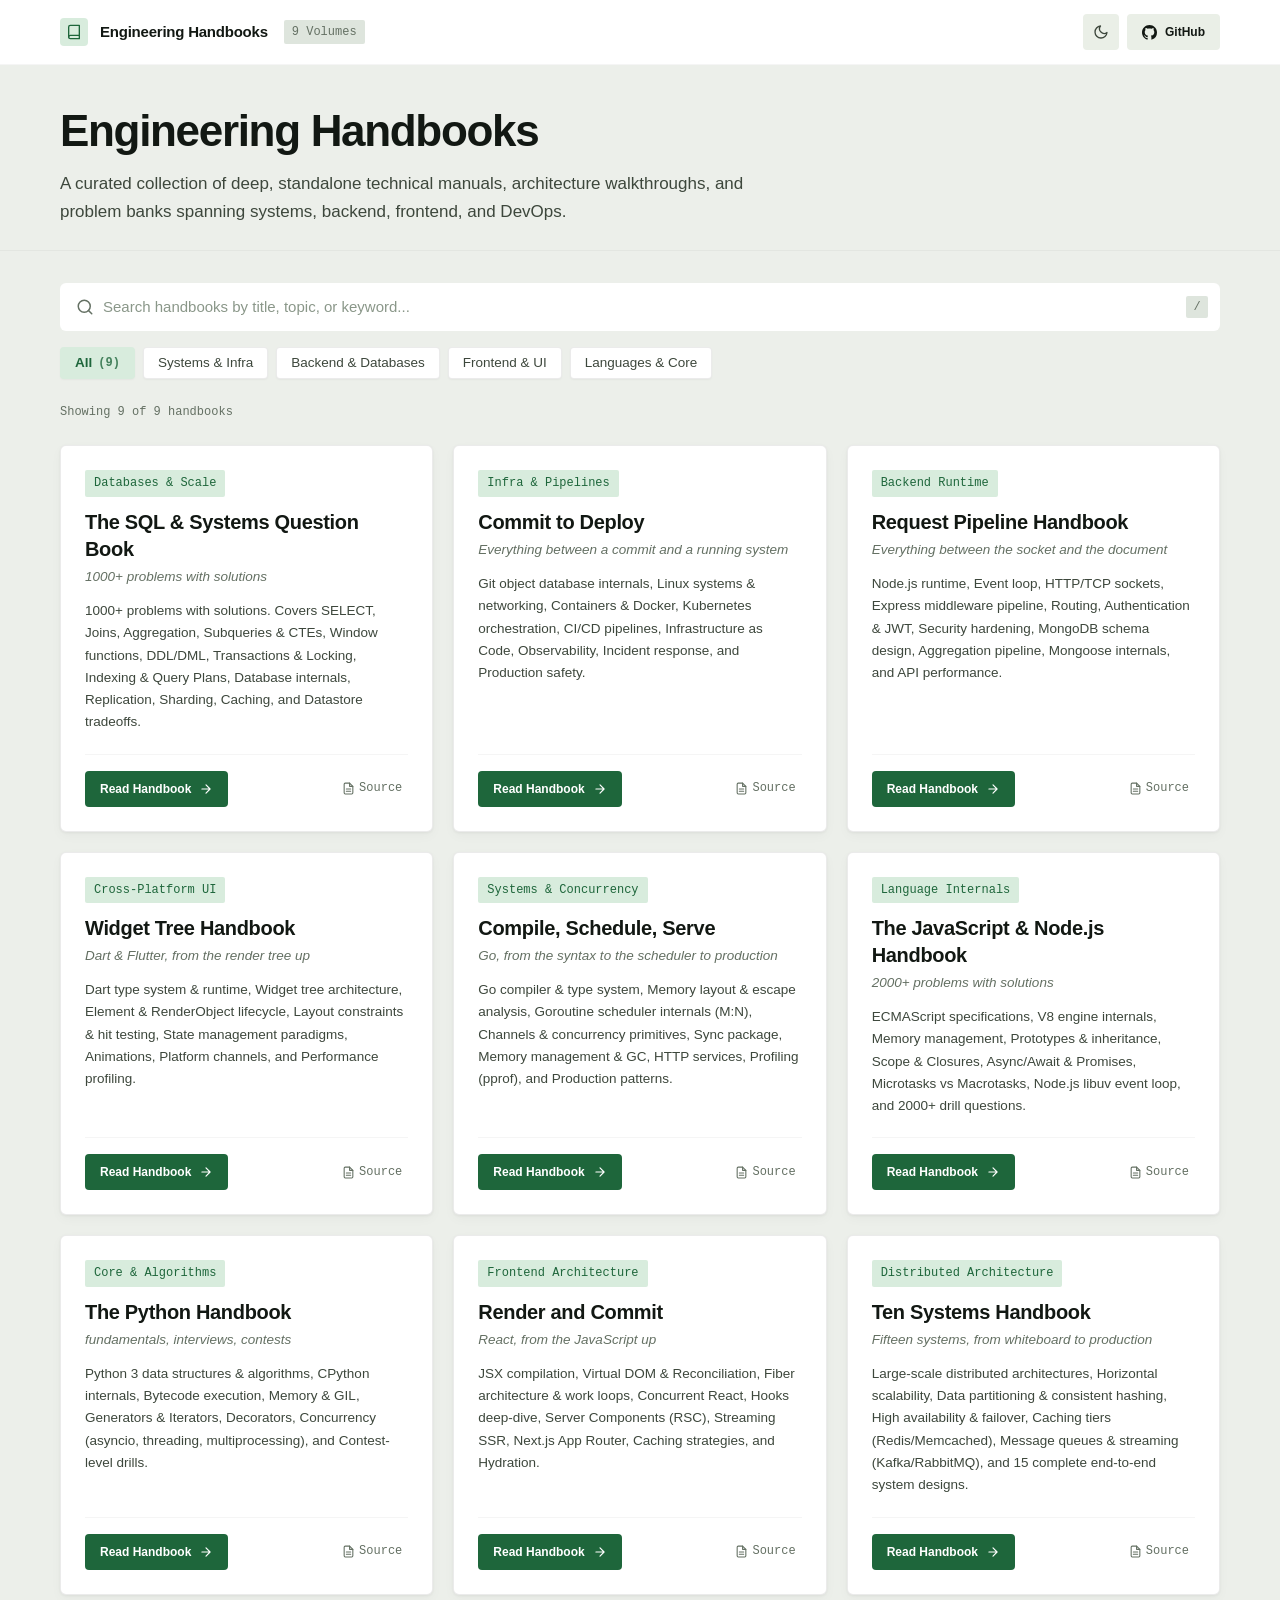
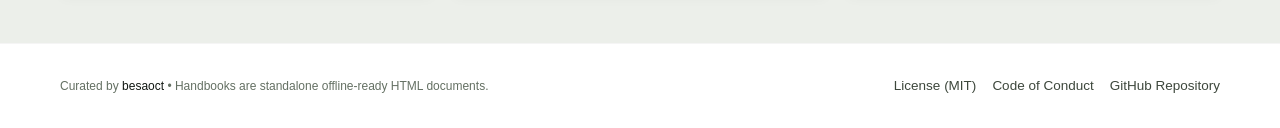
<file: index.html>
<!DOCTYPE html>
<html lang="en">
<head>
  <meta charset="UTF-8" />
  <meta name="viewport" content="width=device-width, initial-scale=1.0" />
  <title>Engineering Handbooks: Production Reference &amp; Question Banks</title>
  <meta name="description" content="In-depth, interactive engineering handbooks covering Go, Python, JavaScript, React/Next.js, Flutter, DevOps, SQL, Express/MongoDB, and System Design." />
  <link rel="preconnect" href="https://fonts.googleapis.com" />
  <link rel="preconnect" href="https://fonts.gstatic.com" crossorigin />
  <link rel="stylesheet" href="styles/main.css?v=9" />
</head>
<body>
  <!-- Global Navigation Header -->
  <header class="site-header">
    <div class="container site-header-inner">
      <a href="https://besaoct.github.io/handbooks/" class="brand" aria-label="Engineering Handbooks Home">
        <div class="brand-icon" aria-hidden="true">
          <svg width="16" height="16" viewBox="0 0 24 24" fill="none" stroke="currentColor" stroke-width="2" stroke-linecap="round" stroke-linejoin="round"><path d="M4 19.5A2.5 2.5 0 0 1 6.5 17H20"/><path d="M6.5 2H20v20H6.5A2.5 2.5 0 0 1 4 19.5v-15A2.5 2.5 0 0 1 6.5 2z"/></svg>
        </div>
        <span class="brand-title">Engineering Handbooks</span>
        <span class="brand-tag">9 Volumes</span>
      </a>

      <div class="header-actions">
        <button id="themeToggle" class="theme-toggle-btn" aria-label="Toggle visual theme" title="Toggle theme">
          <svg id="themeIconSun" width="16" height="16" viewBox="0 0 24 24" fill="none" stroke="currentColor" stroke-width="2" stroke-linecap="round" stroke-linejoin="round" aria-hidden="true"><circle cx="12" cy="12" r="5"/><line x1="12" y1="1" x2="12" y2="3"/><line x1="12" y1="21" x2="12" y2="23"/><line x1="4.22" y1="4.22" x2="5.64" y2="5.64"/><line x1="18.36" y1="18.36" x2="19.78" y2="19.78"/><line x1="1" y1="12" x2="3" y2="12"/><line x1="21" y1="12" x2="23" y2="12"/><line x1="4.22" y1="19.78" x2="5.64" y2="18.36"/><line x1="18.36" y1="5.64" x2="19.78" y2="4.22"/></svg>
          <svg id="themeIconMoon" class="hidden" width="16" height="16" viewBox="0 0 24 24" fill="none" stroke="currentColor" stroke-width="2" stroke-linecap="round" stroke-linejoin="round" aria-hidden="true"><path d="M21 12.79A9 9 0 1 1 11.21 3 7 7 0 0 0 21 12.79z"/></svg>
        </button>

        <a href="https://github.com/besaoct/handbooks" class="btn btn-secondary btn-sm" target="_blank" rel="noopener">
          <svg width="15" height="15" viewBox="0 0 16 16" fill="currentColor" aria-hidden="true"><path d="M8 0C3.58 0 0 3.58 0 8c0 3.54 2.29 6.53 5.47 7.59.4.07.55-.17.55-.38 0-.19-.01-.82-.01-1.49-2.01.37-2.53-.49-2.69-.94-.09-.23-.48-.94-.82-1.13-.28-.15-.68-.52-.01-.53.63-.01 1.08.58 1.23.82.72 1.21 1.87.87 2.33.66.07-.52.28-.87.51-1.07-1.78-.2-3.64-.89-3.64-3.95 0-.87.31-1.59.82-2.15-.08-.2-.36-1.02.08-2.12 0 0 .67-.21 2.2.82.64-.18 1.32-.27 2-.27.68 0 1.36.09 2 .27 1.53-1.04 2.2-.82 2.2-.82.44 1.1.16 1.92.08 2.12.51.56.82 1.27.82 2.15 0 3.07-1.87 3.75-3.65 3.95.29.25.54.73.54 1.48 0 1.07-.01 1.93-.01 2.2 0 .21.15.46.55.38A8.013 8.013 0 0016 8c0-4.42-3.58-8-8-8z"></path></svg>
          GitHub
        </a>
      </div>
    </div>
  </header>

  <!-- Hero Section -->
  <section class="hero-section">
    <div class="container">
      <h1 class="hero-title">Engineering Handbooks</h1>
      <p class="hero-description">A curated collection of deep, standalone technical manuals, architecture walkthroughs, and problem banks spanning systems, backend, frontend, and DevOps.</p>
    </div>
  </section>

  <!-- Toolbar & Filters -->
  <section class="toolbar-section">
    <div class="container search-container">
      <div class="search-input-wrapper">
        <svg class="search-icon" viewBox="0 0 24 24" fill="none" stroke="currentColor" stroke-width="2" stroke-linecap="round" stroke-linejoin="round" aria-hidden="true"><circle cx="11" cy="11" r="8"/><line x1="21" y1="21" x2="16.65" y2="16.65"/></svg>
        <input type="text" id="searchInput" class="search-input" placeholder="Search handbooks by title, topic, or keyword..." aria-label="Search handbooks" autocomplete="off" spellcheck="false" />
        <span class="search-kbd-hint" aria-hidden="true">/</span>
      </div>

      <nav class="category-filters" aria-label="Filter handbooks by category">
        <button class="filter-btn active" data-filter="all">All <span class="filter-count">(9)</span></button>
        <button class="filter-btn" data-filter="systems">Systems &amp; Infra</button>
        <button class="filter-btn" data-filter="backend">Backend &amp; Databases</button>
        <button class="filter-btn" data-filter="frontend">Frontend &amp; UI</button>
        <button class="filter-btn" data-filter="languages">Languages &amp; Core</button>
      </nav>

      <div class="toolbar-status">
        <span id="statusCounter" class="status-counter">Showing 9 of 9 handbooks</span>
        <button id="clearSearchBtn" class="clear-search-btn hidden">Clear search</button>
      </div>
    </div>
  </section>

  <!-- Cards Grid -->
  <main class="container">
    <section class="handbooks-grid" id="handbooksGrid" aria-label="Handbooks catalog">
        <article class="handbook-card" data-category="backend data" data-search="sql &amp; systems the sql &amp; systems question book 1000+ problems with solutions 1000+ problems with solutions. covers select, joins, aggregation, subqueries &amp; ctes, window functions, ddl/dml, transactions &amp; locking, indexing &amp; query plans, database internals, replication, sharding, caching, and datastore tradeoffs. db-sql.html">
          <div class="card-top">
            <span class="card-badge">Databases &amp; Scale</span>
          </div>
          <h2 class="card-title">The SQL &amp; Systems Question Book</h2>
          <p class="card-subtitle">1000+ problems with solutions</p>
          <p class="card-description">1000+ problems with solutions. Covers SELECT, Joins, Aggregation, Subqueries &amp; CTEs, Window functions, DDL/DML, Transactions &amp; Locking, Indexing &amp; Query Plans, Database internals, Replication, Sharding, Caching, and Datastore tradeoffs.</p>
          <div class="card-footer">
            <a href="https://besaoct.github.io/handbooks/docs/db-sql.html" class="btn btn-primary btn-sm">
              Read Handbook
              <svg width="14" height="14" viewBox="0 0 24 24" fill="none" stroke="currentColor" stroke-width="2" stroke-linecap="round" stroke-linejoin="round" aria-hidden="true"><path d="M5 12h14M12 5l7 7-7 7"/></svg>
            </a>
            <a href="https://github.com/besaoct/handbooks/blob/main/docs/db-sql.html" class="card-source-link" target="_blank" rel="noopener">
              <svg width="13" height="13" viewBox="0 0 24 24" fill="none" stroke="currentColor" stroke-width="2" stroke-linecap="round" stroke-linejoin="round" aria-hidden="true"><path d="M14 2H6a2 2 0 0 0-2 2v16a2 2 0 0 0 2 2h12a2 2 0 0 0 2-2V8z"/><polyline points="14 2 14 8 20 8"/><line x1="16" y1="13" x2="8" y2="13"/><line x1="16" y1="17" x2="8" y2="17"/></svg>
              Source
            </a>
          </div>
        </article>
        <article class="handbook-card" data-category="systems devops" data-search="devops &amp; git commit to deploy everything between a commit and a running system git object database internals, linux systems &amp; networking, containers &amp; docker, kubernetes orchestration, ci/cd pipelines, infrastructure as code, observability, incident response, and production safety. devops-and-git.html">
          <div class="card-top">
            <span class="card-badge">Infra &amp; Pipelines</span>
          </div>
          <h2 class="card-title">Commit to Deploy</h2>
          <p class="card-subtitle">Everything between a commit and a running system</p>
          <p class="card-description">Git object database internals, Linux systems &amp; networking, Containers &amp; Docker, Kubernetes orchestration, CI/CD pipelines, Infrastructure as Code, Observability, Incident response, and Production safety.</p>
          <div class="card-footer">
            <a href="https://besaoct.github.io/handbooks/docs/devops-and-git.html" class="btn btn-primary btn-sm">
              Read Handbook
              <svg width="14" height="14" viewBox="0 0 24 24" fill="none" stroke="currentColor" stroke-width="2" stroke-linecap="round" stroke-linejoin="round" aria-hidden="true"><path d="M5 12h14M12 5l7 7-7 7"/></svg>
            </a>
            <a href="https://github.com/besaoct/handbooks/blob/main/docs/devops-and-git.html" class="card-source-link" target="_blank" rel="noopener">
              <svg width="13" height="13" viewBox="0 0 24 24" fill="none" stroke="currentColor" stroke-width="2" stroke-linecap="round" stroke-linejoin="round" aria-hidden="true"><path d="M14 2H6a2 2 0 0 0-2 2v16a2 2 0 0 0 2 2h12a2 2 0 0 0 2-2V8z"/><polyline points="14 2 14 8 20 8"/><line x1="16" y1="13" x2="8" y2="13"/><line x1="16" y1="17" x2="8" y2="17"/></svg>
              Source
            </a>
          </div>
        </article>
        <article class="handbook-card" data-category="backend web" data-search="express &amp; mongodb request pipeline handbook everything between the socket and the document node.js runtime, event loop, http/tcp sockets, express middleware pipeline, routing, authentication &amp; jwt, security hardening, mongodb schema design, aggregation pipeline, mongoose internals, and api performance. express-mongo.html">
          <div class="card-top">
            <span class="card-badge">Backend Runtime</span>
          </div>
          <h2 class="card-title">Request Pipeline Handbook</h2>
          <p class="card-subtitle">Everything between the socket and the document</p>
          <p class="card-description">Node.js runtime, Event loop, HTTP/TCP sockets, Express middleware pipeline, Routing, Authentication &amp; JWT, Security hardening, MongoDB schema design, Aggregation pipeline, Mongoose internals, and API performance.</p>
          <div class="card-footer">
            <a href="https://besaoct.github.io/handbooks/docs/express-mongo.html" class="btn btn-primary btn-sm">
              Read Handbook
              <svg width="14" height="14" viewBox="0 0 24 24" fill="none" stroke="currentColor" stroke-width="2" stroke-linecap="round" stroke-linejoin="round" aria-hidden="true"><path d="M5 12h14M12 5l7 7-7 7"/></svg>
            </a>
            <a href="https://github.com/besaoct/handbooks/blob/main/docs/express-mongo.html" class="card-source-link" target="_blank" rel="noopener">
              <svg width="13" height="13" viewBox="0 0 24 24" fill="none" stroke="currentColor" stroke-width="2" stroke-linecap="round" stroke-linejoin="round" aria-hidden="true"><path d="M14 2H6a2 2 0 0 0-2 2v16a2 2 0 0 0 2 2h12a2 2 0 0 0 2-2V8z"/><polyline points="14 2 14 8 20 8"/><line x1="16" y1="13" x2="8" y2="13"/><line x1="16" y1="17" x2="8" y2="17"/></svg>
              Source
            </a>
          </div>
        </article>
        <article class="handbook-card" data-category="frontend mobile" data-search="flutter &amp; dart widget tree handbook dart &amp; flutter, from the render tree up dart type system &amp; runtime, widget tree architecture, element &amp; renderobject lifecycle, layout constraints &amp; hit testing, state management paradigms, animations, platform channels, and performance profiling. flutter.html">
          <div class="card-top">
            <span class="card-badge">Cross-Platform UI</span>
          </div>
          <h2 class="card-title">Widget Tree Handbook</h2>
          <p class="card-subtitle">Dart &amp; Flutter, from the render tree up</p>
          <p class="card-description">Dart type system &amp; runtime, Widget tree architecture, Element &amp; RenderObject lifecycle, Layout constraints &amp; hit testing, State management paradigms, Animations, Platform channels, and Performance profiling.</p>
          <div class="card-footer">
            <a href="https://besaoct.github.io/handbooks/docs/flutter.html" class="btn btn-primary btn-sm">
              Read Handbook
              <svg width="14" height="14" viewBox="0 0 24 24" fill="none" stroke="currentColor" stroke-width="2" stroke-linecap="round" stroke-linejoin="round" aria-hidden="true"><path d="M5 12h14M12 5l7 7-7 7"/></svg>
            </a>
            <a href="https://github.com/besaoct/handbooks/blob/main/docs/flutter.html" class="card-source-link" target="_blank" rel="noopener">
              <svg width="13" height="13" viewBox="0 0 24 24" fill="none" stroke="currentColor" stroke-width="2" stroke-linecap="round" stroke-linejoin="round" aria-hidden="true"><path d="M14 2H6a2 2 0 0 0-2 2v16a2 2 0 0 0 2 2h12a2 2 0 0 0 2-2V8z"/><polyline points="14 2 14 8 20 8"/><line x1="16" y1="13" x2="8" y2="13"/><line x1="16" y1="17" x2="8" y2="17"/></svg>
              Source
            </a>
          </div>
        </article>
        <article class="handbook-card" data-category="backend systems languages" data-search="go compile, schedule, serve go, from the syntax to the scheduler to production go compiler &amp; type system, memory layout &amp; escape analysis, goroutine scheduler internals (m:n), channels &amp; concurrency primitives, sync package, memory management &amp; gc, http services, profiling (pprof), and production patterns. go.html">
          <div class="card-top">
            <span class="card-badge">Systems &amp; Concurrency</span>
          </div>
          <h2 class="card-title">Compile, Schedule, Serve</h2>
          <p class="card-subtitle">Go, from the syntax to the scheduler to production</p>
          <p class="card-description">Go compiler &amp; type system, Memory layout &amp; escape analysis, Goroutine scheduler internals (M:N), Channels &amp; concurrency primitives, Sync package, Memory management &amp; GC, HTTP services, Profiling (pprof), and Production patterns.</p>
          <div class="card-footer">
            <a href="https://besaoct.github.io/handbooks/docs/go.html" class="btn btn-primary btn-sm">
              Read Handbook
              <svg width="14" height="14" viewBox="0 0 24 24" fill="none" stroke="currentColor" stroke-width="2" stroke-linecap="round" stroke-linejoin="round" aria-hidden="true"><path d="M5 12h14M12 5l7 7-7 7"/></svg>
            </a>
            <a href="https://github.com/besaoct/handbooks/blob/main/docs/go.html" class="card-source-link" target="_blank" rel="noopener">
              <svg width="13" height="13" viewBox="0 0 24 24" fill="none" stroke="currentColor" stroke-width="2" stroke-linecap="round" stroke-linejoin="round" aria-hidden="true"><path d="M14 2H6a2 2 0 0 0-2 2v16a2 2 0 0 0 2 2h12a2 2 0 0 0 2-2V8z"/><polyline points="14 2 14 8 20 8"/><line x1="16" y1="13" x2="8" y2="13"/><line x1="16" y1="17" x2="8" y2="17"/></svg>
              Source
            </a>
          </div>
        </article>
        <article class="handbook-card" data-category="languages frontend backend" data-search="javascript &amp; node.js the javascript &amp; node.js handbook 2000+ problems with solutions ecmascript specifications, v8 engine internals, memory management, prototypes &amp; inheritance, scope &amp; closures, async/await &amp; promises, microtasks vs macrotasks, node.js libuv event loop, and 2000+ drill questions. javascript.html">
          <div class="card-top">
            <span class="card-badge">Language Internals</span>
          </div>
          <h2 class="card-title">The JavaScript &amp; Node.js Handbook</h2>
          <p class="card-subtitle">2000+ problems with solutions</p>
          <p class="card-description">ECMAScript specifications, V8 engine internals, Memory management, Prototypes &amp; inheritance, Scope &amp; Closures, Async/Await &amp; Promises, Microtasks vs Macrotasks, Node.js libuv event loop, and 2000+ drill questions.</p>
          <div class="card-footer">
            <a href="https://besaoct.github.io/handbooks/docs/javascript.html" class="btn btn-primary btn-sm">
              Read Handbook
              <svg width="14" height="14" viewBox="0 0 24 24" fill="none" stroke="currentColor" stroke-width="2" stroke-linecap="round" stroke-linejoin="round" aria-hidden="true"><path d="M5 12h14M12 5l7 7-7 7"/></svg>
            </a>
            <a href="https://github.com/besaoct/handbooks/blob/main/docs/javascript.html" class="card-source-link" target="_blank" rel="noopener">
              <svg width="13" height="13" viewBox="0 0 24 24" fill="none" stroke="currentColor" stroke-width="2" stroke-linecap="round" stroke-linejoin="round" aria-hidden="true"><path d="M14 2H6a2 2 0 0 0-2 2v16a2 2 0 0 0 2 2h12a2 2 0 0 0 2-2V8z"/><polyline points="14 2 14 8 20 8"/><line x1="16" y1="13" x2="8" y2="13"/><line x1="16" y1="17" x2="8" y2="17"/></svg>
              Source
            </a>
          </div>
        </article>
        <article class="handbook-card" data-category="languages algorithms" data-search="python the python handbook fundamentals, interviews, contests python 3 data structures &amp; algorithms, cpython internals, bytecode execution, memory &amp; gil, generators &amp; iterators, decorators, concurrency (asyncio, threading, multiprocessing), and contest-level drills. python.html">
          <div class="card-top">
            <span class="card-badge">Core &amp; Algorithms</span>
          </div>
          <h2 class="card-title">The Python Handbook</h2>
          <p class="card-subtitle">fundamentals, interviews, contests</p>
          <p class="card-description">Python 3 data structures &amp; algorithms, CPython internals, Bytecode execution, Memory &amp; GIL, Generators &amp; Iterators, Decorators, Concurrency (asyncio, threading, multiprocessing), and Contest-level drills.</p>
          <div class="card-footer">
            <a href="https://besaoct.github.io/handbooks/docs/python.html" class="btn btn-primary btn-sm">
              Read Handbook
              <svg width="14" height="14" viewBox="0 0 24 24" fill="none" stroke="currentColor" stroke-width="2" stroke-linecap="round" stroke-linejoin="round" aria-hidden="true"><path d="M5 12h14M12 5l7 7-7 7"/></svg>
            </a>
            <a href="https://github.com/besaoct/handbooks/blob/main/docs/python.html" class="card-source-link" target="_blank" rel="noopener">
              <svg width="13" height="13" viewBox="0 0 24 24" fill="none" stroke="currentColor" stroke-width="2" stroke-linecap="round" stroke-linejoin="round" aria-hidden="true"><path d="M14 2H6a2 2 0 0 0-2 2v16a2 2 0 0 0 2 2h12a2 2 0 0 0 2-2V8z"/><polyline points="14 2 14 8 20 8"/><line x1="16" y1="13" x2="8" y2="13"/><line x1="16" y1="17" x2="8" y2="17"/></svg>
              Source
            </a>
          </div>
        </article>
        <article class="handbook-card" data-category="frontend web" data-search="react &amp; next.js render and commit react, from the javascript up jsx compilation, virtual dom &amp; reconciliation, fiber architecture &amp; work loops, concurrent react, hooks deep-dive, server components (rsc), streaming ssr, next.js app router, caching strategies, and hydration. react-nextjs.html">
          <div class="card-top">
            <span class="card-badge">Frontend Architecture</span>
          </div>
          <h2 class="card-title">Render and Commit</h2>
          <p class="card-subtitle">React, from the JavaScript up</p>
          <p class="card-description">JSX compilation, Virtual DOM &amp; Reconciliation, Fiber architecture &amp; work loops, Concurrent React, Hooks deep-dive, Server Components (RSC), Streaming SSR, Next.js App Router, Caching strategies, and Hydration.</p>
          <div class="card-footer">
            <a href="https://besaoct.github.io/handbooks/docs/react-nextjs.html" class="btn btn-primary btn-sm">
              Read Handbook
              <svg width="14" height="14" viewBox="0 0 24 24" fill="none" stroke="currentColor" stroke-width="2" stroke-linecap="round" stroke-linejoin="round" aria-hidden="true"><path d="M5 12h14M12 5l7 7-7 7"/></svg>
            </a>
            <a href="https://github.com/besaoct/handbooks/blob/main/docs/react-nextjs.html" class="card-source-link" target="_blank" rel="noopener">
              <svg width="13" height="13" viewBox="0 0 24 24" fill="none" stroke="currentColor" stroke-width="2" stroke-linecap="round" stroke-linejoin="round" aria-hidden="true"><path d="M14 2H6a2 2 0 0 0-2 2v16a2 2 0 0 0 2 2h12a2 2 0 0 0 2-2V8z"/><polyline points="14 2 14 8 20 8"/><line x1="16" y1="13" x2="8" y2="13"/><line x1="16" y1="17" x2="8" y2="17"/></svg>
              Source
            </a>
          </div>
        </article>
        <article class="handbook-card" data-category="systems backend" data-search="system design ten systems handbook fifteen systems, from whiteboard to production large-scale distributed architectures, horizontal scalability, data partitioning &amp; consistent hashing, high availability &amp; failover, caching tiers (redis/memcached), message queues &amp; streaming (kafka/rabbitmq), and 15 complete end-to-end system designs. system-design.html">
          <div class="card-top">
            <span class="card-badge">Distributed Architecture</span>
          </div>
          <h2 class="card-title">Ten Systems Handbook</h2>
          <p class="card-subtitle">Fifteen systems, from whiteboard to production</p>
          <p class="card-description">Large-scale distributed architectures, Horizontal scalability, Data partitioning &amp; consistent hashing, High availability &amp; failover, Caching tiers (Redis/Memcached), Message queues &amp; streaming (Kafka/RabbitMQ), and 15 complete end-to-end system designs.</p>
          <div class="card-footer">
            <a href="https://besaoct.github.io/handbooks/docs/system-design.html" class="btn btn-primary btn-sm">
              Read Handbook
              <svg width="14" height="14" viewBox="0 0 24 24" fill="none" stroke="currentColor" stroke-width="2" stroke-linecap="round" stroke-linejoin="round" aria-hidden="true"><path d="M5 12h14M12 5l7 7-7 7"/></svg>
            </a>
            <a href="https://github.com/besaoct/handbooks/blob/main/docs/system-design.html" class="card-source-link" target="_blank" rel="noopener">
              <svg width="13" height="13" viewBox="0 0 24 24" fill="none" stroke="currentColor" stroke-width="2" stroke-linecap="round" stroke-linejoin="round" aria-hidden="true"><path d="M14 2H6a2 2 0 0 0-2 2v16a2 2 0 0 0 2 2h12a2 2 0 0 0 2-2V8z"/><polyline points="14 2 14 8 20 8"/><line x1="16" y1="13" x2="8" y2="13"/><line x1="16" y1="17" x2="8" y2="17"/></svg>
              Source
            </a>
          </div>
        </article>

      <div id="emptyState" class="empty-state hidden">
        <h3 class="empty-state-title">No handbooks match your filter</h3>
        <p class="empty-state-desc">Try searching for a different technology, keyword, or clear your current filter.</p>
        <button id="resetFiltersBtn" class="btn btn-secondary btn-sm">Reset All Filters</button>
      </div>
    </section>
  </main>

  <!-- Footer -->
  <footer class="site-footer">
    <div class="container footer-inner">
      <div class="footer-credits">
        Curated by <a href="https://github.com/besaoct" target="_blank" rel="noopener">besaoct</a> &bull; Handbooks are standalone offline-ready HTML documents.
      </div>
      <ul class="footer-links">
        <li><a href="https://github.com/besaoct/handbooks/blob/main/LICENSE">License (MIT)</a></li>
        <li><a href="https://github.com/besaoct/handbooks/blob/main/CODE_OF_CONDUCT.md">Code of Conduct</a></li>
        <li><a href="https://github.com/besaoct/handbooks">GitHub Repository</a></li>
      </ul>
    </div>
  </footer>

  <!-- Application Logic -->
  <script>
    (function() {
      const searchInput = document.getElementById('searchInput');
      const clearSearchBtn = document.getElementById('clearSearchBtn');
      const resetFiltersBtn = document.getElementById('resetFiltersBtn');
      const statusCounter = document.getElementById('statusCounter');
      const emptyState = document.getElementById('emptyState');
      const filterButtons = document.querySelectorAll('.filter-btn');
      const cards = Array.from(document.querySelectorAll('.handbook-card'));
      const totalCount = cards.length;

      let currentCategory = 'all';
      let currentQuery = '';

      function filterCards() {
        let visibleCount = 0;

        cards.forEach(card => {
          const cardCategories = (card.getAttribute('data-category') || '').split(' ');
          const cardSearchText = card.getAttribute('data-search') || '';

          const matchesCategory = (currentCategory === 'all') || cardCategories.includes(currentCategory);
          const matchesQuery = !currentQuery || cardSearchText.includes(currentQuery);
          const isVisible = matchesCategory && matchesQuery;

          card.classList.toggle('hidden', !isVisible);
          if (isVisible) visibleCount++;
        });

        // Status update
        statusCounter.textContent = `Showing ${visibleCount} of ${totalCount} handbooks`;
        emptyState.classList.toggle('hidden', visibleCount > 0);
        clearSearchBtn.classList.toggle('hidden', !currentQuery);
      }

      // Search input handler
      searchInput.addEventListener('input', (e) => {
        currentQuery = e.target.value.toLowerCase().trim();
        filterCards();
      });

      clearSearchBtn.addEventListener('click', () => {
        searchInput.value = '';
        currentQuery = '';
        filterCards();
        searchInput.focus();
      });

      resetFiltersBtn.addEventListener('click', () => {
        searchInput.value = '';
        currentQuery = '';
        currentCategory = 'all';
        filterButtons.forEach(btn => btn.classList.toggle('active', btn.getAttribute('data-filter') === 'all'));
        filterCards();
        searchInput.focus();
      });

      // Category filter buttons
      filterButtons.forEach(btn => {
        btn.addEventListener('click', () => {
          filterButtons.forEach(b => b.classList.remove('active'));
          btn.classList.add('active');
          currentCategory = btn.getAttribute('data-filter');
          filterCards();
        });
      });

      // Keyboard shortcut: '/' to focus search input
      window.addEventListener('keydown', (e) => {
        if (e.key === '/' && document.activeElement !== searchInput && !['INPUT', 'TEXTAREA'].includes(document.activeElement.tagName)) {
          e.preventDefault();
          searchInput.focus();
        }
      });

      // Theme toggle functionality
      const themeToggle = document.getElementById('themeToggle');
      const sunIcon = document.getElementById('themeIconSun');
      const moonIcon = document.getElementById('themeIconMoon');

      function updateThemeIcons(isDark) {
        sunIcon.classList.toggle('hidden', !isDark);
        moonIcon.classList.toggle('hidden', isDark);
      }

      function getInitialTheme() {
        const saved = localStorage.getItem('theme');
        if (saved) return saved;
        return window.matchMedia('(prefers-color-scheme: dark)').matches ? 'dark' : 'light';
      }

      function setTheme(theme) {
        document.documentElement.setAttribute('data-theme', theme);
        localStorage.setItem('theme', theme);
        updateThemeIcons(theme === 'dark');
      }

      const initialTheme = getInitialTheme();
      setTheme(initialTheme);

      themeToggle.addEventListener('click', () => {
        const current = document.documentElement.getAttribute('data-theme') || 'light';
        const next = current === 'dark' ? 'light' : 'dark';
        setTheme(next);
      });
    })();
  </script>
</body>
</html>
</file>
<file: styles/main.css>
/* === styles/tokens.css === */
/**
 * Design Tokens
 * Centralized variables for typography, spacing, radii, shadows, and transitions.
 */

:root {
  /* Typography Families */
  --font-sans: "IBM Plex Sans", -apple-system, BlinkMacSystemFont, "Segoe UI", Roboto, sans-serif;
  --font-display: "IBM Plex Sans", -apple-system, BlinkMacSystemFont, "Segoe UI", Roboto, sans-serif;
  --font-mono: "IBM Plex Mono", ui-monospace, SFMono-Regular, Menlo, Monaco, Consolas, monospace;

  /* Typography Scale */
  --font-size-xs: 0.75rem;    /* 12px */
  --font-size-sm: 0.84375rem; /* 13.5px */
  --font-size-base: 0.9375rem;/* 15px */
  --font-size-md: 1.0625rem;  /* 17px */
  --font-size-lg: 1.25rem;    /* 20px */
  --font-size-xl: 1.5rem;     /* 24px */
  --font-size-2xl: 1.875rem;  /* 30px */
  --font-size-3xl: 2.25rem;   /* 36px */

  /* Font Weights */
  --font-weight-regular: 400;
  --font-weight-medium: 500;
  --font-weight-semibold: 600;
  --font-weight-bold: 700;

  /* Line Heights */
  --line-height-tight: 1.2;
  --line-height-snug: 1.35;
  --line-height-normal: 1.55;
  --line-height-relaxed: 1.65;

  /* Spacing Scale */
  --space-0-5: 0.125rem; /* 2px */
  --space-1: 0.25rem;    /* 4px */
  --space-1-5: 0.375rem; /* 6px */
  --space-2: 0.5rem;     /* 8px */
  --space-2-5: 0.625rem; /* 10px */
  --space-3: 0.75rem;    /* 12px */
  --space-4: 1rem;       /* 16px */
  --space-5: 1.25rem;    /* 20px */
  --space-6: 1.5rem;     /* 24px */
  --space-8: 2rem;       /* 32px */
  --space-10: 2.5rem;    /* 40px */
  --space-12: 3rem;      /* 48px */
  --space-16: 4rem;      /* 64px */

  /* Layout Widths */
  --container-max-width: 1200px;
  --container-narrow-width: 840px;

  /* Border Radii (Intentional, structured, never overly bubbly) */
  --radius-xs: 2px;
  --radius-sm: 4px;
  --radius-md: 6px;
  --radius-lg: 8px;
  --radius-pill: 9999px;

  /* Animation & Transitions */
  --transition-fast: 140ms cubic-bezier(0.2, 0, 0, 1);
  --transition-normal: 200ms cubic-bezier(0.2, 0, 0, 1);
  --transition-ease: 240ms ease-out;

  /* Focus Indicator */
  --focus-ring-width: 2px;
  --focus-ring-offset: 2px;
}


/* === styles/theme.css === */
/**
 * Theme & Color Tokens
 * Supports light and dark modes with intentional, calm palette.
 * Ensures container elements (cards, buttons, inputs, badges) have
 * distinct, visible surface contrast against the main page background.
 */

:root,
[data-theme="light"] {
  /* Canvas & Main Page Background */
  --color-bg: #ECEFEA;

  /* Container Surfaces (Clearly visible against --color-bg) */
  --color-surface: #FFFFFF;
  --color-surface-secondary: #DEE5DD;
  --color-surface-tertiary: #D2DAD0;
  --color-surface-hover: #F8FAF7;

  /* Typography Colors */
  --color-ink: #121813;
  --color-ink-secondary: #3D473C;
  --color-ink-muted: #647063;
  --color-ink-subtle: #8A9789;

  /* Structural Borders & Rules (Soft, almost transparent) */
  --color-border: rgba(0, 0, 0, 0.08);
  --color-border-subtle: rgba(0, 0, 0, 0.04);
  --color-border-hover: transparent;

  /* Brand & Accents (Workshop Forest Green) */
  --color-primary: #1E663B;
  --color-primary-hover: #16502E;
  --color-primary-contrast: #FFFFFF;

  /* Badge Background & Border (Almost Transparent Border) */
  --color-primary-subtle: #D8ECDD;
  --color-primary-border: transparent;

  /* Secondary Accent (Technical Slate) */
  --color-accent-blue: #2B577E;
  --color-accent-blue-subtle: #E1EAF2;

  /* Header Action Buttons (Distinct against header surface, no shadow) */
  --color-header-btn-bg: #EAEFE7;
  --color-header-btn-hover: #DFE6DB;

  /* Interactive States */
  --color-focus: #1E663B;
  --color-focus-ring: transparent;

  /* Elevation Shadows (Provides physical edge separation) */
  --shadow-sm: 0 1px 2px rgba(18, 28, 20, 0.04);
  --shadow-card: 0 1px 3px rgba(18, 28, 20, 0.05), 0 4px 12px rgba(18, 28, 20, 0.03);
  --shadow-card-hover: 0 4px 16px rgba(18, 28, 20, 0.08);
  --shadow-md: 0 3px 8px -1px rgba(18, 28, 20, 0.06);
  --shadow-lg: 0 8px 18px -3px rgba(18, 28, 20, 0.09);
}

@media (prefers-color-scheme: dark) {
  :root:not([data-theme="light"]) {
    /* Canvas & Main Page Background (Deep foundation) */
    --color-bg: #0A0E0C;

    /* Container Surfaces (Distinctly visible against --color-bg) */
    --color-surface: #18221B;
    --color-surface-secondary: #222E26;
    --color-surface-tertiary: #2C3A30;
    --color-surface-hover: #1E2B22;

    /* Typography Colors */
    --color-ink: #EDF3EC;
    --color-ink-secondary: #B0BEAE;
    --color-ink-muted: #80907F;
    --color-ink-subtle: #5B6A5A;

    /* Structural Borders & Rules (Transparent in Dark Mode) */
    --color-border: transparent;
    --color-border-subtle: transparent;
    --color-border-hover: transparent;

    /* Brand & Accents */
    --color-primary: #52B877;
    --color-primary-hover: #67C78A;
    --color-primary-contrast: #0A120D;

    /* Badge Background & Border (Almost Transparent in Dark Mode) */
    --color-primary-subtle: #123320;
    --color-primary-border: transparent;

    /* Secondary Accent */
    --color-accent-blue: #6FA2D1;
    --color-accent-blue-subtle: #152535;

    /* Header Action Buttons in Dark Mode */
    --color-header-btn-bg: #243128;
    --color-header-btn-hover: #2E3E33;

    /* Interactive States */
    --color-focus: #52B877;
    --color-focus-ring: transparent;

    /* Elevation Shadows */
    --shadow-sm: 0 1px 3px rgba(0, 0, 0, 0.4);
    --shadow-card: 0 2px 6px rgba(0, 0, 0, 0.45), 0 6px 18px rgba(0, 0, 0, 0.35);
    --shadow-card-hover: 0 4px 12px rgba(0, 0, 0, 0.55), 0 10px 24px rgba(0, 0, 0, 0.45);
    --shadow-md: 0 4px 12px rgba(0, 0, 0, 0.45);
    --shadow-lg: 0 10px 24px rgba(0, 0, 0, 0.6);
  }
}

[data-theme="dark"] {
  /* Canvas & Main Page Background */
  --color-bg: #0A0E0C;

  /* Container Surfaces */
  --color-surface: #18221B;
  --color-surface-secondary: #222E26;
  --color-surface-tertiary: #2C3A30;
  --color-surface-hover: #1E2B22;

  --color-ink: #EDF3EC;
  --color-ink-secondary: #B0BEAE;
  --color-ink-muted: #80907F;
  --color-ink-subtle: #5B6A5A;

  /* Structural Borders & Rules (Transparent in Dark Mode) */
  --color-border: transparent;
  --color-border-subtle: transparent;
  --color-border-hover: transparent;

  --color-primary: #52B877;
  --color-primary-hover: #67C78A;
  --color-primary-contrast: #0A120D;

  --color-primary-subtle: #123320;
  --color-primary-border: transparent;

  --color-accent-blue: #6FA2D1;
  --color-accent-blue-subtle: #152535;

  /* Header Action Buttons in Dark Mode */
  --color-header-btn-bg: #243128;
  --color-header-btn-hover: #2E3E33;

  --color-focus: #52B877;
  --color-focus-ring: transparent;

  --shadow-sm: 0 1px 3px rgba(0, 0, 0, 0.4);
  --shadow-card: 0 2px 6px rgba(0, 0, 0, 0.45), 0 6px 18px rgba(0, 0, 0, 0.35);
  --shadow-card-hover: 0 4px 12px rgba(0, 0, 0, 0.55), 0 10px 24px rgba(0, 0, 0, 0.45);
  --shadow-md: 0 4px 12px rgba(0, 0, 0, 0.45);
  --shadow-lg: 0 10px 24px rgba(0, 0, 0, 0.6);
}


/* === styles/typography.css === */
/**
 * Typography System
 * Connects font tokens with structural hierarchy and rhythm.
 */

@import url('https://fonts.googleapis.com/css2?family=IBM+Plex+Mono:wght@400;500;600&family=IBM+Plex+Sans:ital,wght@0,400;0,500;0,600;0,700;1,400&display=swap');

body {
  font-family: var(--font-sans);
  font-size: var(--font-size-base);
  line-height: var(--line-height-normal);
  color: var(--color-ink);
  font-feature-settings: "cv02", "cv03", "cv04", "cv11";
  -webkit-font-smoothing: antialiased;
  -moz-osx-font-smoothing: grayscale;
}

h1, h2, h3, h4, h5, h6 {
  font-family: var(--font-display);
  color: var(--color-ink);
  line-height: var(--line-height-tight);
  font-weight: var(--font-weight-bold);
  letter-spacing: -0.018em;
}

h1 {
  font-size: var(--font-size-3xl);
  font-weight: var(--font-weight-bold);
  letter-spacing: -0.024em;
}

h2 {
  font-size: var(--font-size-xl);
  letter-spacing: -0.016em;
}

h3 {
  font-size: var(--font-size-md);
  font-weight: var(--font-weight-semibold);
  letter-spacing: -0.01em;
}

p {
  color: var(--color-ink-secondary);
}

code, kbd, samp, pre {
  font-family: var(--font-mono);
  font-size: 0.9em;
}

.mono {
  font-family: var(--font-mono);
}

.lead {
  font-size: var(--font-size-md);
  line-height: var(--line-height-relaxed);
  color: var(--color-ink-muted);
}


/* === styles/global.css === */
/**
 * Global Styles & CSS Reset
 * Implements accessible focus-visible treatment and layout containers.
 */

*, *::before, *::after {
  box-sizing: border-box;
  margin: 0;
  padding: 0;
}

html {
  font-size: 16px;
  scroll-behavior: smooth;
  text-size-adjust: 100%;
}

body {
  background-color: var(--color-bg);
  min-height: 100vh;
  display: flex;
  flex-direction: column;
}

/* Accessibility Focus Styling for non-input interactive controls */
:focus {
  outline: none;
}

button:focus-visible,
a:focus-visible {
  outline: none;
  border-color: var(--color-focus);
}

/* INPUT FIELDS: Strictly NO outline, NO focus rings, NO shadows, NO glow */
input,
input:focus,
input:focus-visible,
input:active,
textarea,
textarea:focus,
textarea:focus-visible,
textarea:active,
select,
select:focus,
select:focus-visible,
select:active {
  outline: none !important;
  outline-style: none !important;
  outline-width: 0 !important;
  outline-color: transparent !important;
  box-shadow: none !important;
  -webkit-box-shadow: none !important;
  border-color: transparent !important;
}

/* Layout Containers */
.container {
  width: 100%;
  max-width: var(--container-max-width);
  margin-left: auto;
  margin-right: auto;
  padding-left: var(--space-5);
  padding-right: var(--space-5);
}

.container-narrow {
  width: 100%;
  max-width: var(--container-narrow-width);
  margin-left: auto;
  margin-right: auto;
  padding-left: var(--space-5);
  padding-right: var(--space-5);
}

/* Base Link Styling */
a {
  color: var(--color-primary);
  text-decoration: none;
  transition: color var(--transition-fast);
}

a:hover {
  text-decoration: none;
}

/* Media handling */
img, svg {
  display: block;
  max-width: 100%;
}

/* Screen reader only utility */
.sr-only {
  position: absolute;
  width: 1px;
  height: 1px;
  padding: 0;
  margin: -1px;
  overflow: hidden;
  clip: rect(0, 0, 0, 0);
  white-space: nowrap;
  border: 0;
}

/* Visibility utility */
.hidden {
  display: none !important;
}

/* Respect user's motion preference */
@media (prefers-reduced-motion: reduce) {
  *, *::before, *::after {
    animation-duration: 0.01ms !important;
    animation-iteration-count: 1 !important;
    transition-duration: 0.01ms !important;
    scroll-behavior: auto !important;
  }
}


/* === styles/components/header.css === */
/**
 * Site Header Component
 */

.site-header {
  border-bottom: 1px solid var(--color-border-subtle);
  background-color: var(--color-surface);
  position: sticky;
  top: 0;
  z-index: 50;
  transition: background-color var(--transition-fast), border-color var(--transition-fast);
}

.site-header-inner {
  display: flex;
  align-items: center;
  justify-content: space-between;
  height: 64px;
}

.brand {
  display: flex;
  align-items: center;
  gap: var(--space-3);
  text-decoration: none;
  color: var(--color-ink);
}

.brand-icon {
  width: 28px;
  height: 28px;
  border-radius: var(--radius-sm);
  background-color: var(--color-primary-subtle);
  border: 1px solid transparent;
  color: var(--color-primary);
  display: flex;
  align-items: center;
  justify-content: center;
  flex-shrink: 0;
}

.brand-title {
  font-family: var(--font-display);
  font-weight: var(--font-weight-bold);
  font-size: var(--font-size-base);
  letter-spacing: -0.015em;
  color: var(--color-ink);
}

.brand-tag {
  font-family: var(--font-mono);
  font-size: var(--font-size-xs);
  color: var(--color-ink-muted);
  background-color: var(--color-surface-secondary);
  border: 1px solid transparent;
  padding: 2px 7px;
  border-radius: var(--radius-xs);
  margin-left: var(--space-1);
}

.header-actions {
  display: flex;
  align-items: center;
  gap: var(--space-2);
}

/* Theme Toggle Button - Exact 36px height with distinct background, NO shadow */
.theme-toggle-btn {
  display: inline-flex;
  align-items: center;
  justify-content: center;
  width: 36px;
  min-width: 36px;
  height: 36px;
  min-height: 36px;
  max-height: 36px;
  box-sizing: border-box;
  margin: 0;
  padding: 0;
  border-radius: var(--radius-sm);
  background-color: var(--color-header-btn-bg);
  border: 1px solid transparent;
  color: var(--color-ink-secondary);
  cursor: pointer;
  line-height: normal;
  vertical-align: middle;
  box-shadow: none !important;
  transition: background-color var(--transition-fast), color var(--transition-fast);
}

.theme-toggle-btn:hover {
  background-color: var(--color-header-btn-hover);
  color: var(--color-ink);
  border-color: transparent;
}

/* GitHub Action Button in Header - Exact 36px height matching theme button, NO shadow */
.header-actions .btn {
  display: inline-flex;
  align-items: center;
  justify-content: center;
  height: 36px;
  min-height: 36px;
  max-height: 36px;
  box-sizing: border-box;
  margin: 0;
  padding: 0 14px;
  line-height: normal;
  vertical-align: middle;
  background-color: var(--color-header-btn-bg);
  border: 1px solid transparent;
  color: var(--color-ink);
  box-shadow: none !important;
  transition: background-color var(--transition-fast), color var(--transition-fast);
}

.header-actions .btn:hover {
  background-color: var(--color-header-btn-hover);
  border-color: transparent;
  color: var(--color-ink);
}

.hero-section {
  padding-top: var(--space-10);
  padding-bottom: var(--space-6);
  border-bottom: 1px solid var(--color-border-subtle);
}

.hero-title {
  font-size: clamp(2rem, 3.5vw, 2.75rem);
  font-weight: var(--font-weight-bold);
  letter-spacing: -0.03em;
  color: var(--color-ink);
  margin-bottom: var(--space-3);
  max-width: 820px;
}

.hero-description {
  font-size: var(--font-size-md);
  color: var(--color-ink-secondary);
  line-height: var(--line-height-relaxed);
  max-width: 740px;
}

@media (max-width: 640px) {
  .brand-tag {
    display: none;
  }
  .hero-section {
    padding-top: var(--space-6);
    padding-bottom: var(--space-4);
  }
}


/* === styles/components/search.css === */
/**
 * Search & Filter Toolbar Components
 */

.toolbar-section {
  padding-top: var(--space-8);
  padding-bottom: var(--space-6);
}

.search-container {
  display: flex;
  flex-direction: column;
  gap: var(--space-4);
}

.search-input-wrapper {
  position: relative;
  width: 100%;
}

.search-icon {
  position: absolute;
  left: var(--space-4);
  top: 50%;
  transform: translateY(-50%);
  color: var(--color-ink-muted);
  pointer-events: none;
  width: 18px;
  height: 18px;
}

.search-input {
  width: 100%;
  height: 48px;
  padding-left: calc(var(--space-4) + 26px);
  padding-right: var(--space-12);
  background-color: var(--color-surface);
  border: 1px solid var(--color-border);
  border-radius: var(--radius-md);
  font-family: var(--font-sans);
  font-size: var(--font-size-base);
  color: var(--color-ink);
  outline: none !important;
  box-shadow: none !important;
  -webkit-box-shadow: none !important;
  transition: border-color var(--transition-fast), background-color var(--transition-fast);
}

.search-input::placeholder {
  color: var(--color-ink-subtle);
}

.search-input:hover {
  border-color: transparent;
}

.search-input:focus,
.search-input:focus-visible,
.search-input:active {
  outline: none !important;
  outline-style: none !important;
  outline-width: 0 !important;
  box-shadow: none !important;
  -webkit-box-shadow: none !important;
  border-color: transparent !important;
}

.search-kbd-hint {
  position: absolute;
  right: var(--space-3);
  top: 50%;
  transform: translateY(-50%);
  display: inline-flex;
  align-items: center;
  justify-content: center;
  min-width: 22px;
  height: 22px;
  padding: 0 5px;
  font-family: var(--font-mono);
  font-size: var(--font-size-xs);
  color: var(--color-ink-muted);
  background-color: var(--color-surface-secondary);
  border: 1px solid transparent;
  border-radius: var(--radius-xs);
  pointer-events: none;
}

/* Category Filter Chips */
.category-filters {
  display: flex;
  flex-wrap: wrap;
  align-items: center;
  gap: var(--space-2);
}

.filter-btn {
  display: inline-flex;
  align-items: center;
  gap: var(--space-1-5);
  font-family: var(--font-sans);
  font-size: var(--font-size-sm);
  font-weight: var(--font-weight-medium);
  height: 32px;
  box-sizing: border-box;
  padding: 0 14px;
  border-radius: var(--radius-sm);
  background-color: var(--color-surface);
  border: 1px solid var(--color-border);
  color: var(--color-ink-secondary);
  box-shadow: var(--shadow-sm);
  cursor: pointer;
  transition: all var(--transition-fast);
  user-select: none;
}

.filter-btn:hover {
  background-color: var(--color-surface-hover);
  color: var(--color-ink);
  border-color: transparent;
}

.filter-btn.active {
  background-color: var(--color-primary-subtle);
  border-color: transparent;
  color: var(--color-primary);
  font-weight: var(--font-weight-semibold);
}

.filter-count {
  font-family: var(--font-mono);
  font-size: var(--font-size-xs);
  opacity: 0.8;
}

.toolbar-status {
  display: flex;
  justify-content: space-between;
  align-items: center;
  padding-top: var(--space-2);
  font-size: var(--font-size-sm);
  color: var(--color-ink-muted);
}

.status-counter {
  font-family: var(--font-mono);
  font-size: var(--font-size-xs);
}

.clear-search-btn {
  background: none;
  border: none;
  color: var(--color-primary);
  cursor: pointer;
  font-size: var(--font-size-xs);
  font-family: var(--font-mono);
  text-decoration: underline;
  padding: 0;
}

.clear-search-btn:hover {
  color: var(--color-primary-hover);
}


/* === styles/components/cards.css === */
/**
 * Handbook Cards & Grid Component
 */

.handbooks-grid {
  display: grid;
  grid-template-columns: repeat(auto-fill, minmax(350px, 1fr));
  gap: var(--space-5);
  padding-bottom: var(--space-12);
}

.handbook-card {
  background-color: var(--color-surface);
  border: 1px solid var(--color-border);
  border-radius: var(--radius-md);
  padding: var(--space-6);
  display: flex;
  flex-direction: column;
  position: relative;
  box-shadow: var(--shadow-card);
  transition: border-color var(--transition-fast), box-shadow var(--transition-fast), transform var(--transition-fast), background-color var(--transition-fast);
}

.handbook-card:hover {
  background-color: var(--color-surface-hover);
  border-color: transparent;
  box-shadow: var(--shadow-card-hover);
  transform: translateY(-2px);
}

.card-top {
  display: flex;
  align-items: center;
  justify-content: space-between;
  margin-bottom: var(--space-3);
  gap: var(--space-2);
}

.card-badge {
  display: inline-flex;
  align-items: center;
  font-family: var(--font-mono);
  font-size: var(--font-size-xs);
  font-weight: var(--font-weight-medium);
  padding: 3px 8px;
  border-radius: var(--radius-xs);
  background-color: var(--color-primary-subtle);
  border: 1px solid transparent;
  color: var(--color-primary);
  white-space: nowrap;
}

.card-filename {
  font-family: var(--font-mono);
  font-size: var(--font-size-xs);
  color: var(--color-ink-muted);
  overflow: hidden;
  text-overflow: ellipsis;
  white-space: nowrap;
}

.card-title {
  font-size: var(--font-size-lg);
  font-weight: var(--font-weight-bold);
  line-height: var(--line-height-snug);
  color: var(--color-ink);
  margin-bottom: var(--space-1);
}

.card-subtitle {
  font-size: var(--font-size-sm);
  color: var(--color-ink-muted);
  font-style: italic;
  margin-bottom: var(--space-3);
  line-height: var(--line-height-normal);
}

.card-description {
  font-size: var(--font-size-sm);
  line-height: var(--line-height-relaxed);
  color: var(--color-ink-secondary);
  flex-grow: 1;
  margin-bottom: var(--space-5);
}

.card-footer {
  display: flex;
  align-items: center;
  justify-content: space-between;
  padding-top: var(--space-4);
  border-top: 1px solid var(--color-border-subtle);
  margin-top: auto;
  gap: var(--space-3);
}

.card-source-link {
  font-family: var(--font-mono);
  font-size: var(--font-size-xs);
  color: var(--color-ink-muted);
  text-decoration: none;
  display: inline-flex;
  align-items: center;
  gap: var(--space-1);
  padding: 4px 6px;
  border-radius: var(--radius-xs);
  transition: color var(--transition-fast), background-color var(--transition-fast);
}

.card-source-link:hover {
  color: var(--color-ink);
  background-color: var(--color-surface-secondary);
}

/* Empty State */
.empty-state {
  grid-column: 1 / -1;
  text-align: center;
  padding: var(--space-16) var(--space-6);
  background-color: var(--color-surface);
  border: 1px dashed var(--color-border);
  border-radius: var(--radius-md);
  margin-top: var(--space-4);
}

.empty-state-title {
  font-size: var(--font-size-lg);
  font-weight: var(--font-weight-semibold);
  color: var(--color-ink);
  margin-bottom: var(--space-2);
}

.empty-state-desc {
  font-size: var(--font-size-sm);
  color: var(--color-ink-muted);
  max-width: 420px;
  margin: 0 auto var(--space-4);
}

@media (max-width: 768px) {
  .handbooks-grid {
    grid-template-columns: 1fr;
  }
}


/* === styles/components/buttons.css === */
/**
 * Button Components & Variants
 */

.btn {
  display: inline-flex;
  align-items: center;
  justify-content: center;
  gap: var(--space-2);
  font-family: var(--font-sans);
  font-size: var(--font-size-sm);
  font-weight: var(--font-weight-semibold);
  line-height: 1;
  height: 36px;
  box-sizing: border-box;
  padding: 0 16px;
  border-radius: var(--radius-sm);
  border: 1px solid transparent;
  cursor: pointer;
  text-decoration: none;
  user-select: none;
  white-space: nowrap;
  transition: background-color var(--transition-fast), border-color var(--transition-fast), color var(--transition-fast), box-shadow var(--transition-fast);
}

.btn-primary {
  background-color: var(--color-primary);
  color: var(--color-primary-contrast);
  border-color: transparent;
}

.btn-primary:hover {
  background-color: var(--color-primary-hover);
  border-color: transparent;
  color: var(--color-primary-contrast);
}

.btn-secondary {
  background-color: var(--color-surface);
  border-color: var(--color-border);
  color: var(--color-ink);
  box-shadow: var(--shadow-sm);
}

.btn-secondary:hover {
  background-color: var(--color-surface-hover);
  border-color: transparent;
  color: var(--color-ink);
}

.btn-sm {
  height: 36px;
  padding: 0 14px;
  font-size: var(--font-size-xs);
}

.btn-icon {
  width: 32px;
  height: 32px;
  padding: 0;
}

.btn svg {
  flex-shrink: 0;
}


/* === styles/components/footer.css === */
/**
 * Site Footer Component
 */

.site-footer {
  margin-top: auto;
  border-top: 1px solid var(--color-border-subtle);
  background-color: var(--color-surface);
  padding: var(--space-8) 0;
  font-size: var(--font-size-sm);
  color: var(--color-ink-muted);
}

.footer-inner {
  display: flex;
  flex-direction: column;
  align-items: center;
  justify-content: space-between;
  gap: var(--space-4);
  text-align: center;
}

@media (min-width: 640px) {
  .footer-inner {
    flex-direction: row;
    text-align: left;
  }
}

.footer-links {
  display: flex;
  align-items: center;
  gap: var(--space-4);
  list-style: none;
}

.footer-links a {
  color: var(--color-ink-secondary);
  text-decoration: none;
  font-size: var(--font-size-sm);
  transition: color var(--transition-fast);
}

.footer-links a:hover {
  color: var(--color-primary);
}

.footer-credits {
  font-size: var(--font-size-xs);
  color: var(--color-ink-muted);
}

.footer-credits a {
  color: var(--color-ink);
  font-weight: var(--font-weight-medium);
}

.footer-credits a:hover {
  color: var(--color-primary);
}
</file>
